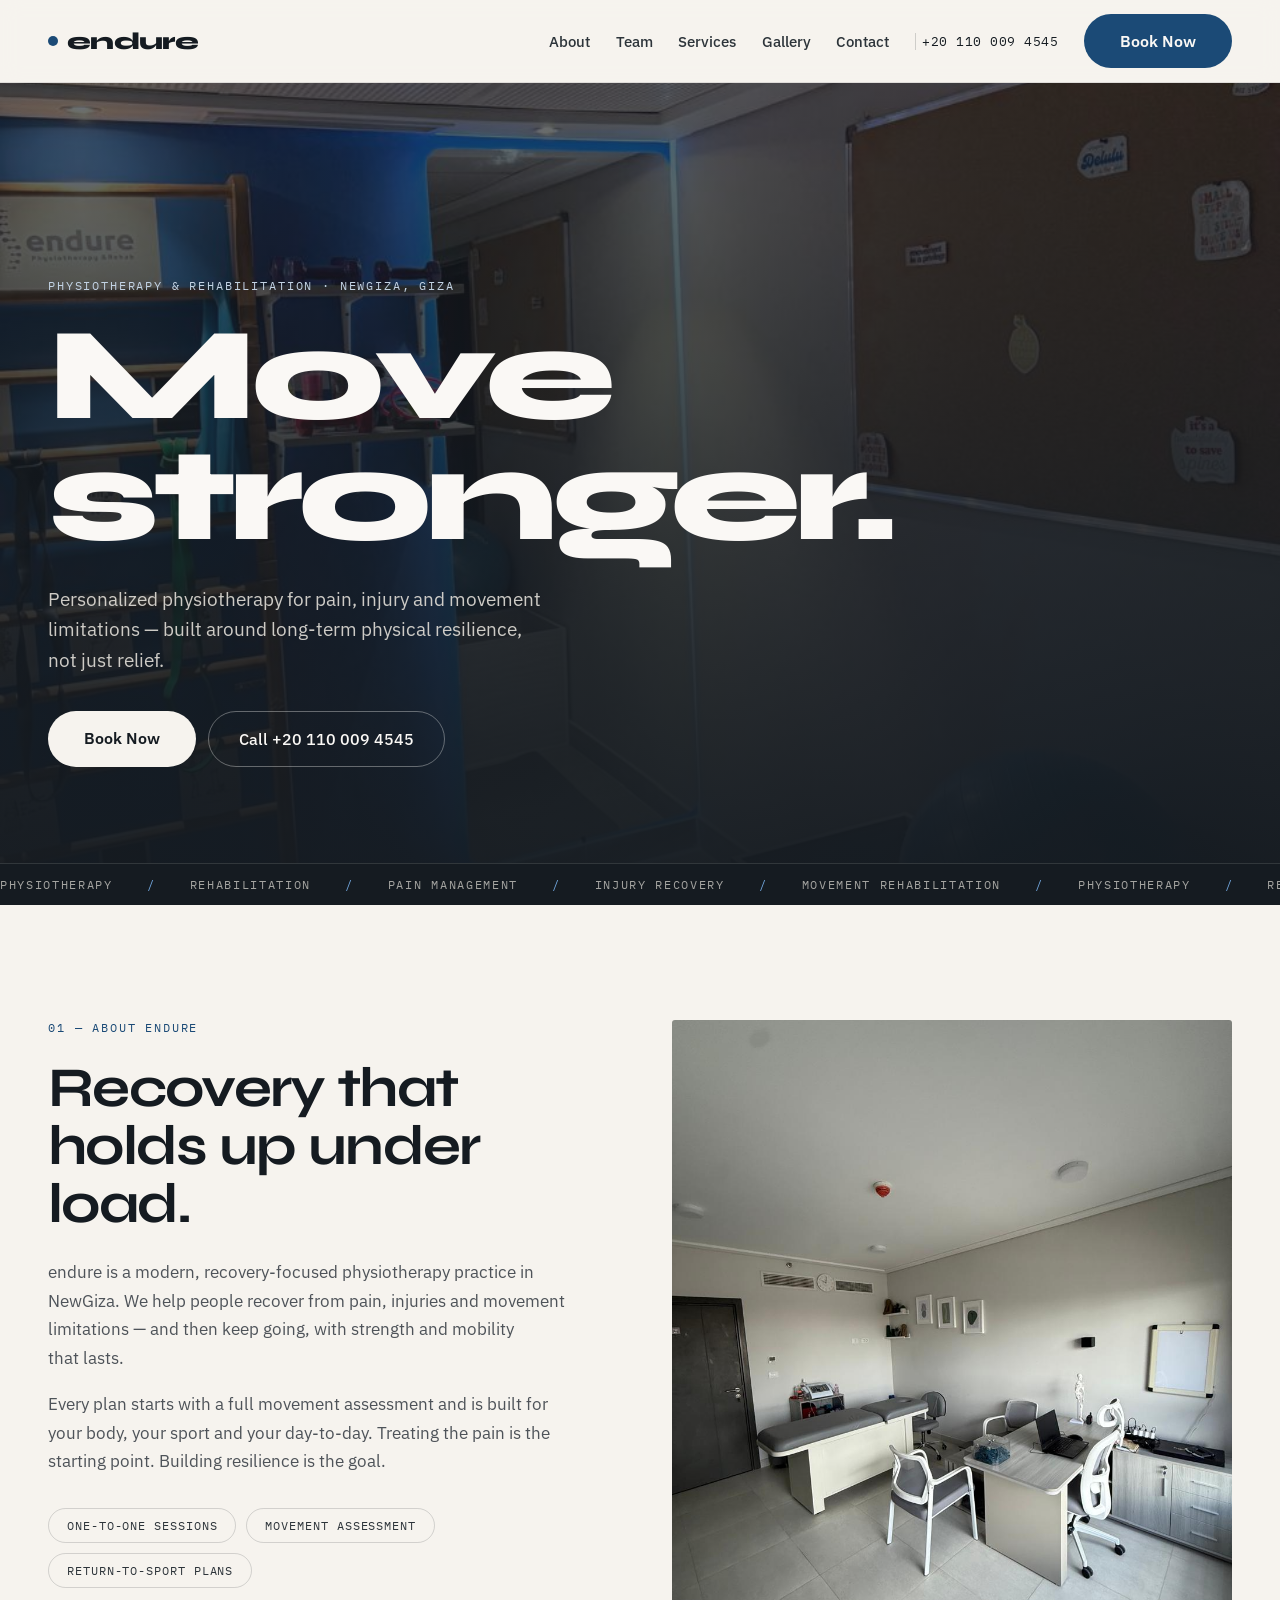
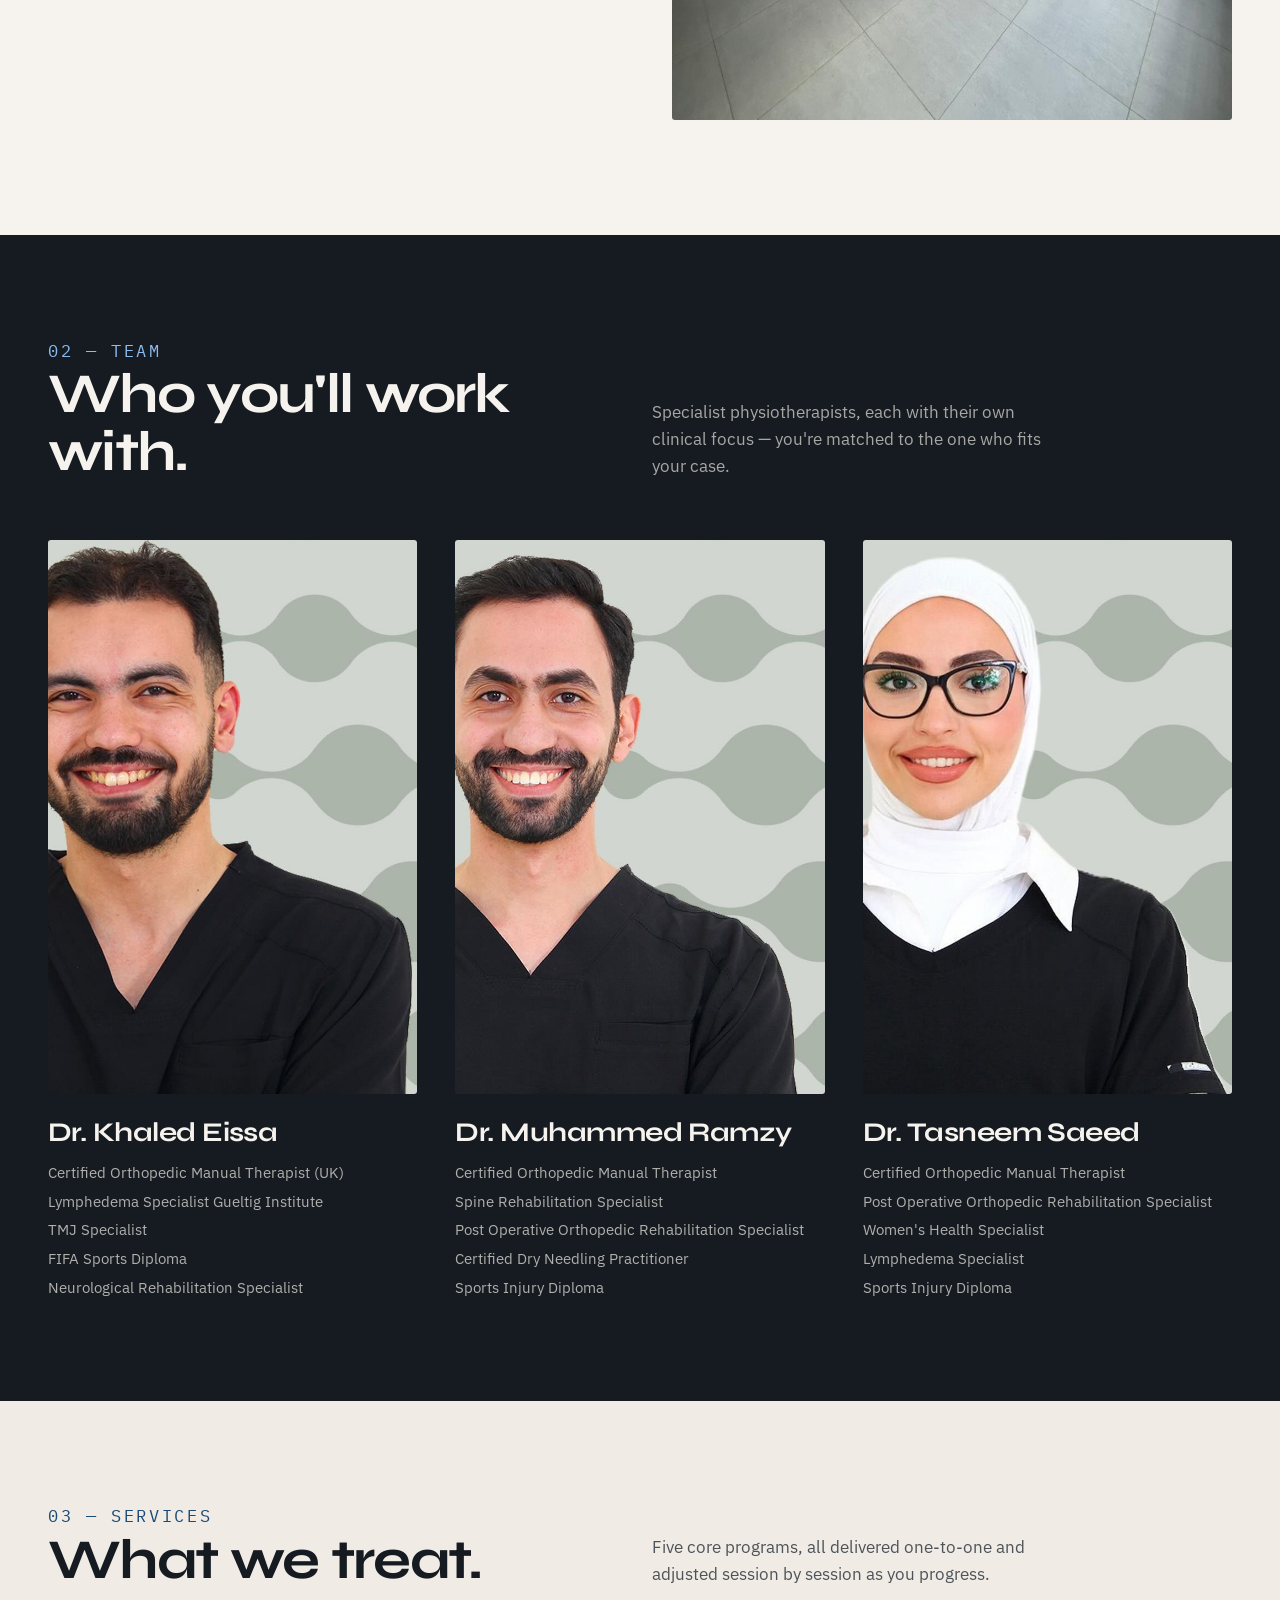
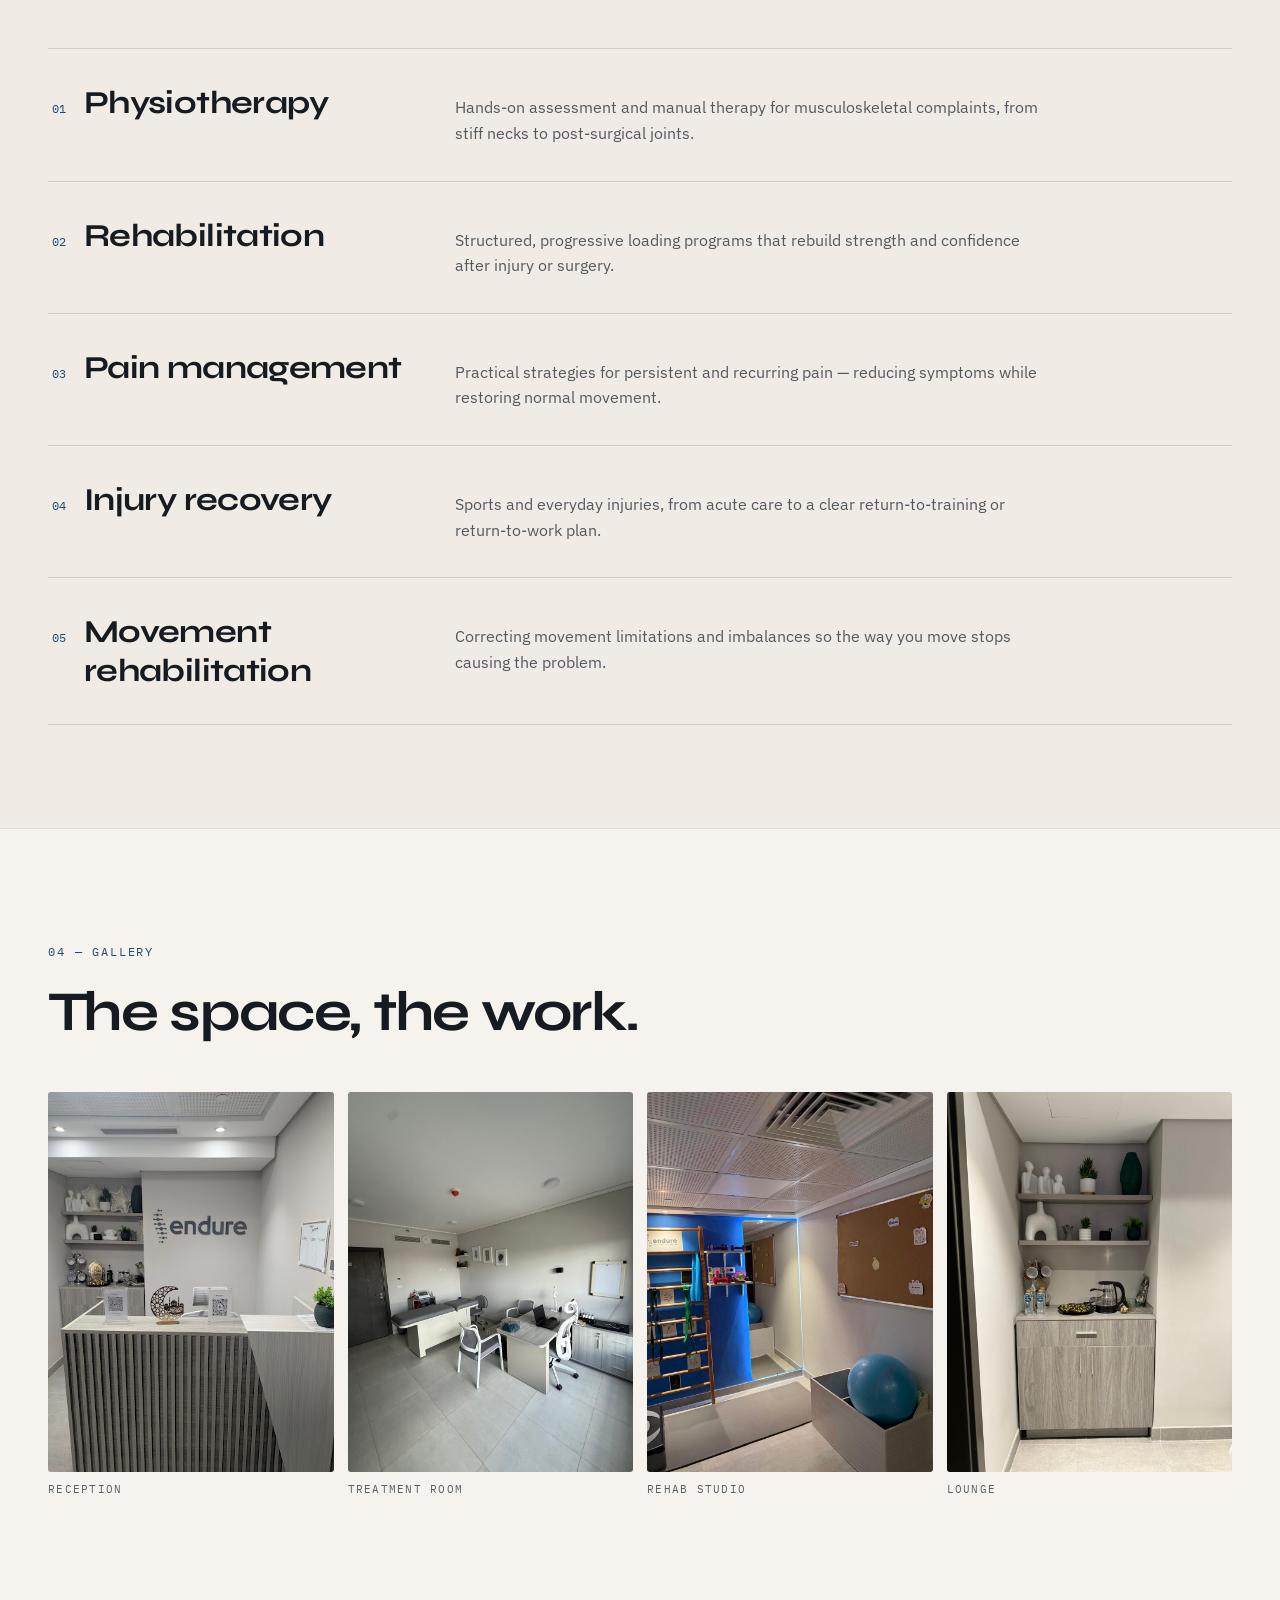
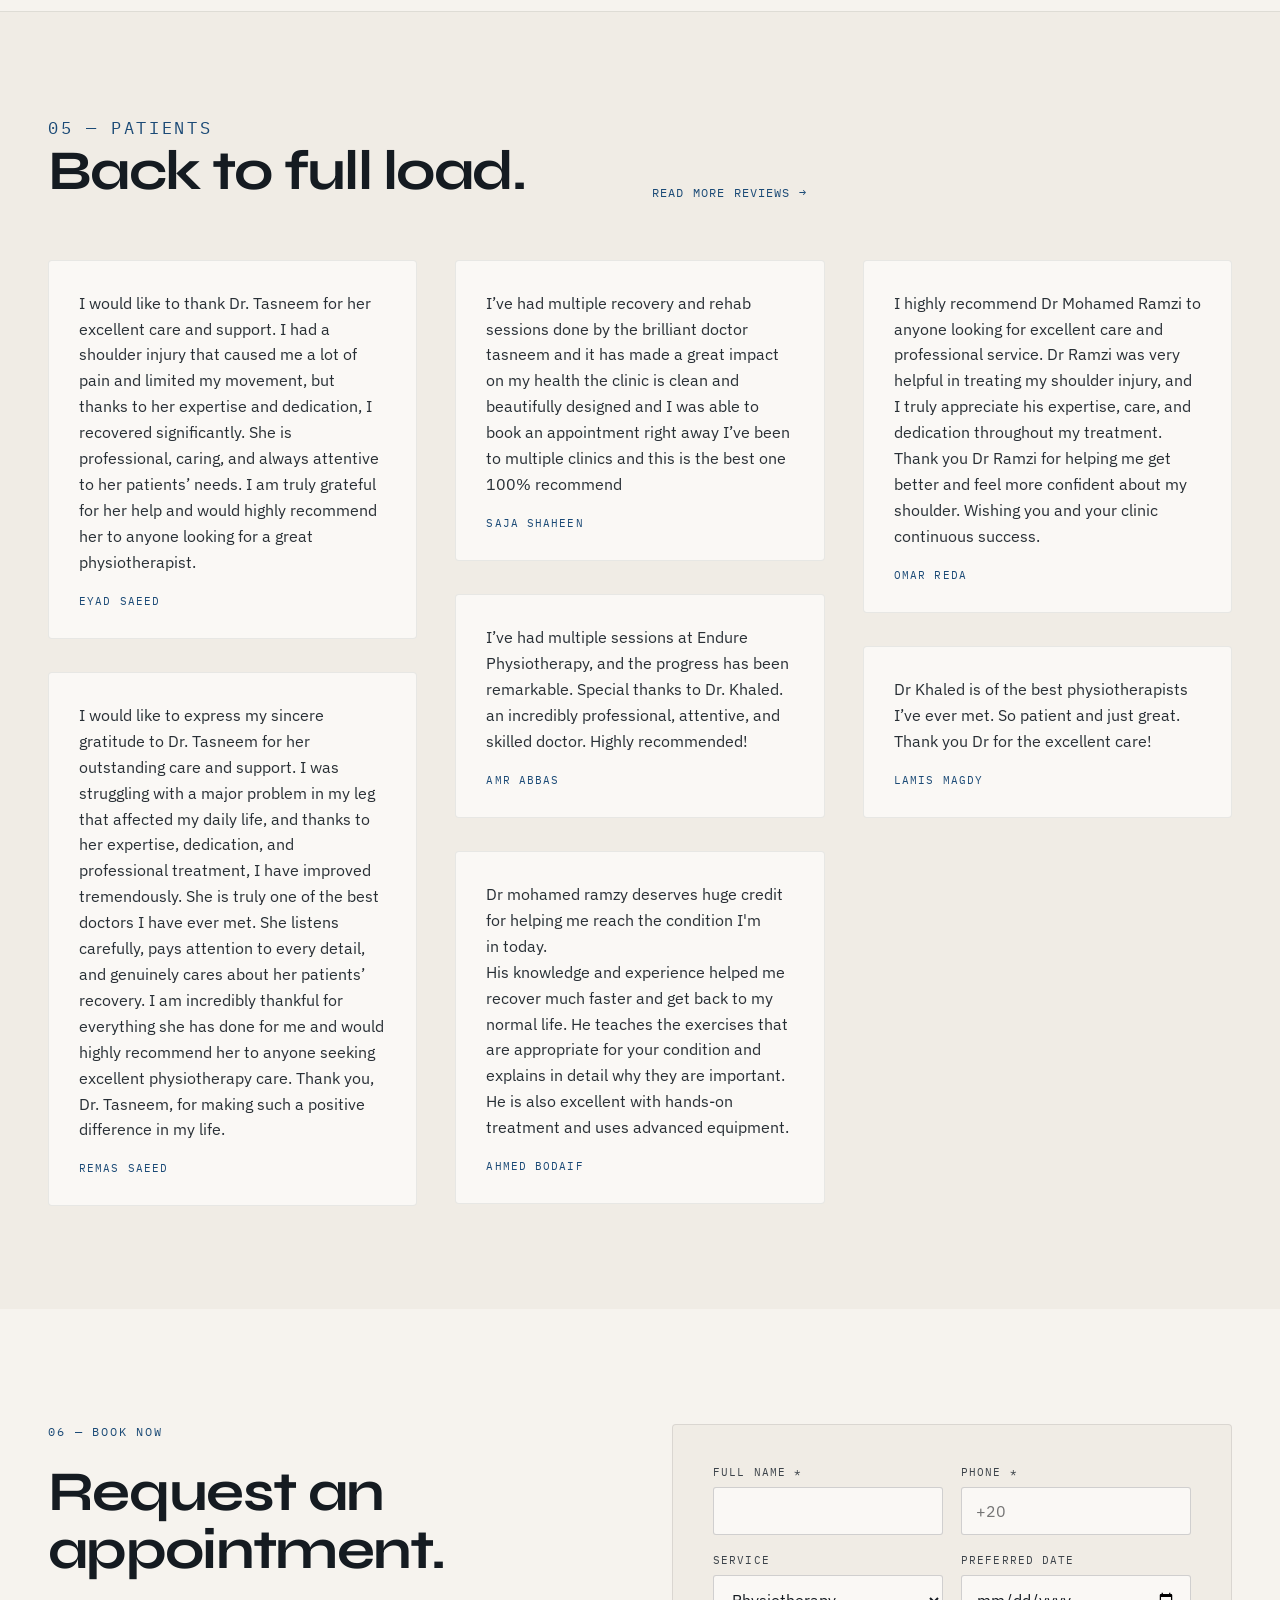
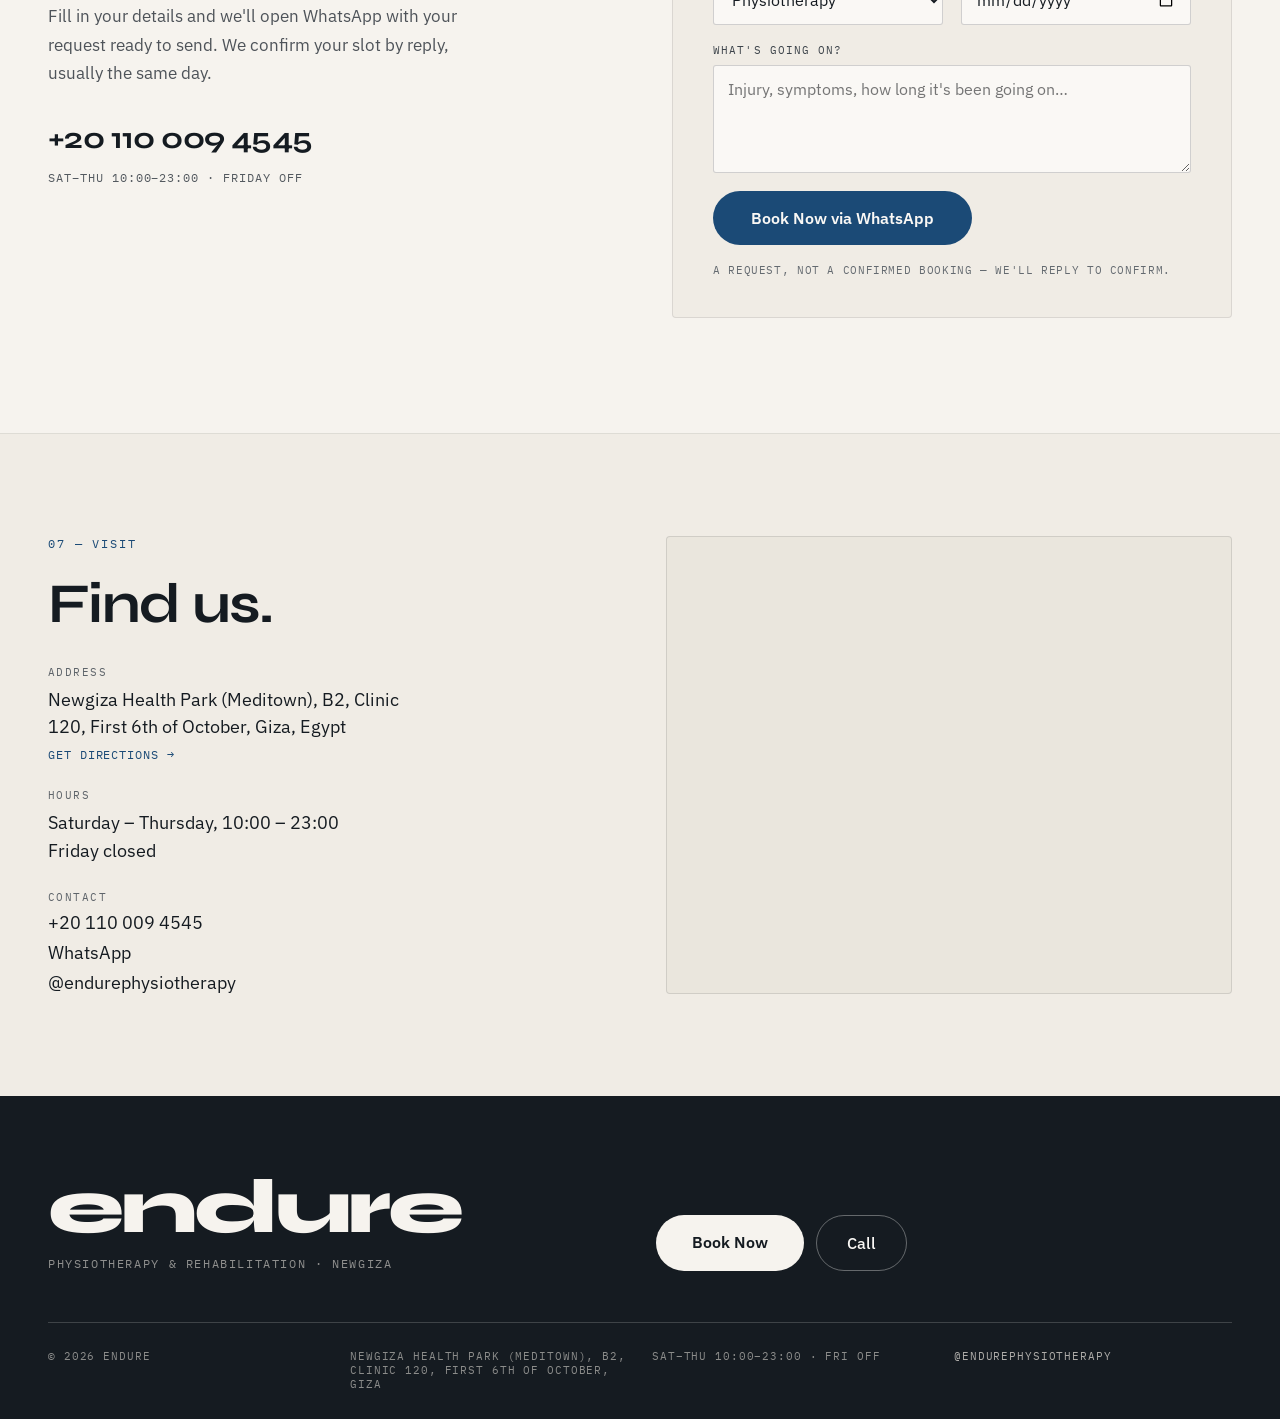
<file: index.html>
<!DOCTYPE html>
<html lang="en">
<head>
<meta charset="utf-8">
<meta name="viewport" content="width=device-width, initial-scale=1">
<title>endure — Physiotherapy &amp; Rehabilitation | Newgiza Health Park (Meditown), B2, Clinic 120, First 6th of October, Giza, Egypt</title>
<meta name="description" content="endure provides personalized physiotherapy and rehabilitation at Newgiza Health Park (Meditown), B2, Clinic 120, First 6th of October, Giza, Egypt. Recover from pain and injury and move stronger. Book now: +20 110 009 4545.">
<link rel="preconnect" href="https://fonts.googleapis.com">
<link rel="preconnect" href="https://fonts.gstatic.com" crossorigin>
<link rel="stylesheet" href="css/styles.css">
</head>
<body>
<div class="page">

  <header class="site-header">
    <div class="wrap header-inner">
      <a href="#home" class="brand"><span class="brand-dot"></span>endure</a>

      <nav class="nav-desktop">
        <a href="#about" class="nav-link">About</a>
        <a href="#team" class="nav-link">Team</a>
        <a href="#services" class="nav-link">Services</a>
        <a href="#gallery" class="nav-link">Gallery</a>
        <a href="#contact" class="nav-link">Contact</a>
        <a href="tel:+201100094545" class="header-phone">+20 110 009 4545</a>
        <a href="#book" class="btn btn-primary">Book Now</a>
      </nav>

      <div class="nav-mobile-trigger">
        <a href="#book" class="btn btn-primary btn-sm">Book Now</a>
        <button type="button" class="nav-toggle" aria-label="Menu" aria-expanded="false" aria-controls="mobile-menu">
          <span></span>
          <span></span>
        </button>
      </div>
    </div>

    <nav id="mobile-menu" class="nav-mobile-panel" hidden>
      <a href="#about">About</a>
      <a href="#team">Team</a>
      <a href="#services">Services</a>
      <a href="#gallery">Gallery</a>
      <a href="#contact">Contact</a>
      <a href="tel:+201100094545">+20 110 009 4545</a>
    </nav>
  </header>

  <section id="home" class="hero">
    <img class="hero-img" src="img/clinic-rehab-studio.jpg" alt="The endure rehabilitation studio in NewGiza">
    <div class="hero-scrim"></div>
    <div class="wrap hero-content">
      <p class="hero-eyebrow">Physiotherapy &amp; rehabilitation · NewGiza, Giza</p>
      <h1 class="hero-title">Move stronger.</h1>
      <p class="hero-lead">Personalized physiotherapy for pain, injury and movement limitations — built around long-term physical resilience, not just relief.</p>
      <div class="hero-actions">
        <a href="#book" class="btn btn-cream">Book Now</a>
        <a href="tel:+201100094545" class="btn btn-outline-light">Call +20 110 009 4545</a>
      </div>
    </div>
  </section>

  <div class="marquee" aria-hidden="true">
    <div class="marquee-track">
      <span>Physiotherapy</span><span class="sep">/</span>
      <span>Rehabilitation</span><span class="sep">/</span>
      <span>Pain management</span><span class="sep">/</span>
      <span>Injury recovery</span><span class="sep">/</span>
      <span>Movement rehabilitation</span><span class="sep">/</span>
      <span>Physiotherapy</span><span class="sep">/</span>
      <span>Rehabilitation</span><span class="sep">/</span>
      <span>Pain management</span><span class="sep">/</span>
      <span>Injury recovery</span><span class="sep">/</span>
      <span>Movement rehabilitation</span><span class="sep">/</span>
    </div>
  </div>

  <section id="about" class="section">
    <div class="wrap two-col">
      <div>
        <p class="eyebrow">01 — About endure</p>
        <h2 class="section-title">Recovery that holds up under load.</h2>
        <div class="about-copy">
          <p>endure is a modern, recovery-focused physiotherapy practice in NewGiza. We help people recover from pain, injuries and movement limitations — and then keep going, with strength and mobility that lasts.</p>
          <p>Every plan starts with a full movement assessment and is built for your body, your sport and your day-to-day. Treating the pain is the starting point. Building resilience is the goal.</p>
        </div>
        <div class="tag-row">
          <span class="tag">One-to-one sessions</span>
          <span class="tag">Movement assessment</span>
          <span class="tag">Return-to-sport plans</span>
        </div>
      </div>
      <img class="about-photo" src="img/clinic-treatment-room.jpg" alt="Treatment room at endure, NewGiza Health Park" loading="lazy">
    </div>
  </section>

  <section id="team" class="section--tight section--dark">
    <div class="wrap">
      <div class="section-head">
        <div>
          <p class="eyebrow eyebrow--on-dark">02 — Team</p>
          <h2 class="section-title">Who you'll work with.</h2>
        </div>
        <p class="on-dark">Specialist physiotherapists, each with their own clinical focus — you're matched to the one who fits your case.</p>
      </div>

      <div class="team-grid">
        <article class="team-card team-card--khaled">
          <div class="team-photo"></div>
          <h3>Dr. Khaled Eissa</h3>
          <ul>
            <li>Certified Orthopedic Manual Therapist (UK)</li>
            <li>Lymphedema Specialist Gueltig Institute</li>
            <li>TMJ Specialist</li>
            <li>FIFA Sports Diploma</li>
            <li>Neurological Rehabilitation Specialist</li>
          </ul>
        </article>
        <article class="team-card team-card--ramzy">
          <div class="team-photo"></div>
          <h3>Dr. Muhammed Ramzy</h3>
          <ul>
            <li>Certified Orthopedic Manual Therapist</li>
            <li>Spine Rehabilitation Specialist</li>
            <li>Post Operative Orthopedic Rehabilitation Specialist</li>
            <li>Certified Dry Needling Practitioner</li>
            <li>Sports Injury Diploma</li>
          </ul>
        </article>
        <article class="team-card team-card--tasneem">
          <div class="team-photo"></div>
          <h3>Dr. Tasneem Saeed</h3>
          <ul>
            <li>Certified Orthopedic Manual Therapist</li>
            <li>Post Operative Orthopedic Rehabilitation Specialist</li>
            <li>Women's Health Specialist</li>
            <li>Lymphedema Specialist</li>
            <li>Sports Injury Diploma</li>
          </ul>
        </article>
      </div>
    </div>
  </section>

  <section id="services" class="section--tight section--soft">
    <div class="wrap">
      <div class="section-head">
        <div>
          <p class="eyebrow">03 — Services</p>
          <h2 class="section-title">What we treat.</h2>
        </div>
        <p class="on-light">Five core programs, all delivered one-to-one and adjusted session by session as you progress.</p>
      </div>

      <div class="service-list">
        <a href="#book" class="service-row">
          <div class="service-row-head">
            <span class="service-num">01</span>
            <h3>Physiotherapy</h3>
          </div>
          <p>Hands-on assessment and manual therapy for musculoskeletal complaints, from stiff necks to post-surgical joints.</p>
        </a>
        <a href="#book" class="service-row">
          <div class="service-row-head">
            <span class="service-num">02</span>
            <h3>Rehabilitation</h3>
          </div>
          <p>Structured, progressive loading programs that rebuild strength and confidence after injury or surgery.</p>
        </a>
        <a href="#book" class="service-row">
          <div class="service-row-head">
            <span class="service-num">03</span>
            <h3>Pain management</h3>
          </div>
          <p>Practical strategies for persistent and recurring pain — reducing symptoms while restoring normal movement.</p>
        </a>
        <a href="#book" class="service-row">
          <div class="service-row-head">
            <span class="service-num">04</span>
            <h3>Injury recovery</h3>
          </div>
          <p>Sports and everyday injuries, from acute care to a clear return-to-training or return-to-work plan.</p>
        </a>
        <a href="#book" class="service-row">
          <div class="service-row-head">
            <span class="service-num">05</span>
            <h3>Movement rehabilitation</h3>
          </div>
          <p>Correcting movement limitations and imbalances so the way you move stops causing the problem.</p>
        </a>
      </div>
    </div>
  </section>

  <section id="gallery" class="section">
    <div class="wrap">
      <p class="eyebrow">04 — Gallery</p>
      <h2 class="section-title" style="margin-bottom: clamp(32px, 4vw, 56px);">The space, the work.</h2>
      <div class="gallery-grid">
        <figure>
          <img src="img/clinic-reception.jpg" alt="Reception at endure Physiotherapy &amp; Rehab" loading="lazy">
          <figcaption>Reception</figcaption>
        </figure>
        <figure>
          <img src="img/clinic-treatment-room.jpg" alt="Treatment room with therapy bed at endure" loading="lazy" style="object-position: 50% 60%;">
          <figcaption>Treatment room</figcaption>
        </figure>
        <figure>
          <img src="img/clinic-rehab-studio.jpg" alt="Rehabilitation studio with stall bars and mirror at endure" loading="lazy" style="object-position: 40% 60%;">
          <figcaption>Rehab studio</figcaption>
        </figure>
        <figure>
          <img src="img/clinic-lounge.jpg" alt="Patient lounge corner at endure" loading="lazy" style="object-position: 50% 40%;">
          <figcaption>Lounge</figcaption>
        </figure>
      </div>
    </div>
  </section>

  <section class="section--tight section--soft-top" aria-label="Testimonials">
    <div class="wrap">
      <div class="section-head">
        <div>
          <p class="eyebrow">05 — Patients</p>
          <h2 class="section-title">Back to full load.</h2>
        </div>
        <a href="https://www.google.com/maps/search/?api=1&amp;query=endure+Physiotherapy+Newgiza+Health+Park+Meditown" target="_blank" rel="noopener" class="testimonial-link">Read more reviews →</a>
      </div>

      <div class="testimonial-columns">
        <figure class="testimonial">
          <blockquote>I would like to thank Dr. Tasneem for her excellent care and support. I had a shoulder injury that caused me a lot of pain and limited my movement, but thanks to her expertise and dedication, I recovered significantly. She is professional, caring, and always attentive to her patients’ needs. I am truly grateful for her help and would highly recommend her to anyone looking for a great physiotherapist.</blockquote>
          <figcaption>Eyad Saeed</figcaption>
        </figure>
        <figure class="testimonial">
          <blockquote>I would like to express my sincere gratitude to Dr. Tasneem for her outstanding care and support. I was struggling with a major problem in my leg that affected my daily life, and thanks to her expertise, dedication, and professional treatment, I have improved tremendously. She is truly one of the best doctors I have ever met. She listens carefully, pays attention to every detail, and genuinely cares about her patients’ recovery. I am incredibly thankful for everything she has done for me and would highly recommend her to anyone seeking excellent physiotherapy care. Thank you, Dr. Tasneem, for making such a positive difference in my life.</blockquote>
          <figcaption>Remas Saeed</figcaption>
        </figure>
        <figure class="testimonial">
          <blockquote>I’ve had multiple recovery and rehab sessions done by the brilliant doctor tasneem and it has made a great impact on my health the clinic is clean and beautifully designed and I was able to book an appointment right away I’ve been to multiple clinics and this is the best one 100% recommend</blockquote>
          <figcaption>Saja Shaheen</figcaption>
        </figure>
        <figure class="testimonial">
          <blockquote>I’ve had multiple sessions at Endure Physiotherapy, and the progress has been remarkable. Special thanks to Dr. Khaled. an incredibly professional, attentive, and skilled doctor. Highly recommended!</blockquote>
          <figcaption>Amr Abbas</figcaption>
        </figure>
        <figure class="testimonial">
          <blockquote>Dr mohamed ramzy deserves huge credit for helping me reach the condition I'm in today.<br>His knowledge and experience helped me recover much faster and get back to my normal life. He teaches the exercises that are appropriate for your condition and explains in detail why they are important. He is also excellent with hands-on treatment and uses advanced equipment.</blockquote>
          <figcaption>Ahmed bodaif</figcaption>
        </figure>
        <figure class="testimonial">
          <blockquote>I highly recommend Dr Mohamed Ramzi to anyone looking for excellent care and professional service. Dr Ramzi was very helpful in treating my shoulder injury, and I truly appreciate his expertise, care, and dedication throughout my treatment. Thank you Dr Ramzi for helping me get better and feel more confident about my shoulder. Wishing you and your clinic continuous success.</blockquote>
          <figcaption>Omar Reda</figcaption>
        </figure>
        <figure class="testimonial">
          <blockquote>Dr Khaled is of the best physiotherapists I’ve ever met. So patient and just great. Thank you Dr for the excellent care!</blockquote>
          <figcaption>Lamis Magdy</figcaption>
        </figure>
      </div>
    </div>
  </section>

  <section id="book" class="section">
    <div class="wrap two-col">
      <div class="booking-info">
        <p class="eyebrow">06 — Book now</p>
        <h2 class="section-title">Request an appointment.</h2>
        <p class="booking-lead">Fill in your details and we'll open WhatsApp with your request ready to send. We confirm your slot by reply, usually the same day.</p>
        <div class="booking-contact">
          <a href="tel:+201100094545" class="booking-phone">+20 110 009 4545</a>
          <p class="booking-hours">Sat–Thu 10:00–23:00 · Friday off</p>
        </div>
      </div>

      <div class="booking-card">
        <div id="booking-form-wrap">
          <form id="booking-form" class="booking-form">
            <label>Full name *
              <input name="name" type="text" required autocomplete="name">
            </label>
            <label>Phone *
              <input name="phone" type="tel" required autocomplete="tel" placeholder="+20">
            </label>
            <label>Service
              <select name="service">
                <option>Physiotherapy</option>
                <option>Rehabilitation</option>
                <option>Pain management</option>
                <option>Injury recovery</option>
                <option>Movement rehabilitation</option>
                <option>Not sure yet</option>
              </select>
            </label>
            <label>Preferred date
              <input name="date" type="date">
            </label>
            <label class="full">What's going on?
              <textarea name="notes" rows="4" placeholder="Injury, symptoms, how long it's been going on…"></textarea>
            </label>
            <button type="submit" class="booking-submit">Book Now via WhatsApp</button>
            <p class="booking-disclaimer">A request, not a confirmed booking — we'll reply to confirm.</p>
          </form>
        </div>
        <div id="booking-success" class="booking-success" hidden>
          <span class="booking-success-icon">✓</span>
          <h3>WhatsApp is open.</h3>
          <p id="booking-success-text">Send the message that's waiting in WhatsApp and we'll reply to confirm your slot.</p>
          <a id="booking-success-link" href="https://wa.me/201100094545" target="_blank" rel="noopener" class="btn-success">Open WhatsApp again</a>
          <button type="button" id="booking-reset" class="btn-reset">Start a new request</button>
        </div>
      </div>
    </div>
  </section>

  <section id="contact" class="section--tight section--soft-top">
    <div class="wrap contact-grid">
      <div class="contact-info">
        <p class="eyebrow">07 — Visit</p>
        <h2 class="section-title" style="margin-bottom: 32px;">Find us.</h2>
        <div class="contact-blocks">
          <div class="contact-block">
            <span class="contact-label">Address</span>
            <p>Newgiza Health Park (Meditown), B2, Clinic 120, First 6th of October, Giza, Egypt</p>
            <a href="https://www.google.com/maps/search/?api=1&amp;query=Newgiza+Health+Park+Meditown+B2+Clinic+120+First+6th+of+October+Giza+Egypt" target="_blank" rel="noopener" class="contact-directions">Get directions →</a>
          </div>
          <div class="contact-block">
            <span class="contact-label">Hours</span>
            <p>Saturday – Thursday, 10:00 – 23:00<br>Friday closed</p>
          </div>
          <div class="contact-block">
            <span class="contact-label">Contact</span>
            <a href="tel:+201100094545" class="contact-link">+20 110 009 4545</a>
            <a href="https://wa.me/201100094545" target="_blank" rel="noopener" class="contact-link">WhatsApp</a>
            <a href="https://instagram.com/endurephysiotherapy" target="_blank" rel="noopener" class="contact-link">@endurephysiotherapy</a>
          </div>
        </div>
      </div>
      <div class="map-embed">
        <iframe title="Map — endure at Newgiza Health Park (Meditown), B2, Clinic 120" src="https://www.google.com/maps?q=Endure+Physiotherapy+%26+Rehabilitation,Giza&amp;output=embed" allowfullscreen loading="lazy" referrerpolicy="no-referrer-when-downgrade"></iframe>
      </div>
    </div>
  </section>

  <footer class="site-footer">
    <div class="wrap">
      <div class="footer-top">
        <div>
          <p class="footer-wordmark">endure</p>
          <p class="footer-tagline">Physiotherapy &amp; rehabilitation · NewGiza</p>
        </div>
        <div class="footer-actions">
          <a href="#book" class="btn btn-cream">Book Now</a>
          <a href="tel:+201100094545" class="btn btn-outline-light">Call</a>
        </div>
      </div>
      <div class="footer-meta">
        <span>© 2026 endure</span>
        <span>Newgiza Health Park (Meditown), B2, Clinic 120, First 6th of October, Giza</span>
        <span>Sat–Thu 10:00–23:00 · Fri off</span>
        <a href="https://instagram.com/endurephysiotherapy" target="_blank" rel="noopener">@endurephysiotherapy</a>
      </div>
    </div>
  </footer>

</div>
<script src="js/main.js"></script>
</body>
</html>
</file>
<file: css/styles.css>
/* endure — physiotherapy & rehabilitation. base styles */

@import url('https://fonts.googleapis.com/css2?family=Syne:wght@600;700;800&family=IBM+Plex+Sans:wght@400;500;600&family=IBM+Plex+Mono:wght@400;500&display=swap');

* { box-sizing: border-box; }

html { scroll-behavior: smooth; -webkit-text-size-adjust: 100%; }

body {
  margin: 0;
  background: oklch(0.965 0.008 85);
  color: oklch(0.22 0.015 250);
  font-family: "IBM Plex Sans", system-ui, sans-serif;
}

a { color: oklch(0.40 0.09 250); text-decoration: none; }
a:hover { color: oklch(0.30 0.07 250); }

input, select, textarea, button { font: inherit; color: inherit; }

:focus-visible { outline: 2px solid oklch(0.40 0.09 250); outline-offset: 3px; }

img { max-width: 100%; }

.page { width: 100%; overflow-x: hidden; background: oklch(0.965 0.008 85); }

.wrap { max-width: 1320px; margin: 0 auto; padding-left: clamp(16px, 4vw, 48px); padding-right: clamp(16px, 4vw, 48px); }

.eyebrow {
  margin: 0 0 24px;
  font-family: 'IBM Plex Mono', monospace;
  font-size: 11.5px;
  letter-spacing: 0.16em;
  text-transform: uppercase;
  color: oklch(0.40 0.09 250);
}

.eyebrow--on-dark { color: oklch(0.78 0.09 250); }

.section-title {
  margin: 0;
  font-family: Syne, sans-serif;
  font-weight: 700;
  font-size: clamp(30px, 4.4vw, 56px);
  line-height: 1.03;
  letter-spacing: -0.03em;
  text-wrap: pretty;
}

.btn {
  display: inline-block;
  border-radius: 100px;
  font-weight: 600;
  text-decoration: none;
  cursor: pointer;
  border: none;
  text-align: center;
}

.btn-primary {
  background: oklch(0.40 0.09 250);
  color: oklch(0.98 0.005 85);
  padding: 17px 36px;
  font-size: 16px;
}
.btn-primary:hover { background: oklch(0.30 0.07 250); color: oklch(0.98 0.005 85); }

.btn-cream {
  background: oklch(0.965 0.008 85);
  color: oklch(0.22 0.015 250);
  padding: 17px 36px;
  font-size: 16px;
}
.btn-cream:hover { background: oklch(0.88 0.03 250); color: oklch(0.22 0.015 250); }

.btn-outline-light {
  border: 1px solid oklch(0.98 0.005 85 / 0.35);
  color: oklch(0.98 0.005 85);
  padding: 17px 30px;
  font-size: 16px;
  font-weight: 500;
  background: transparent;
}
.btn-outline-light:hover { border-color: oklch(0.98 0.005 85); color: oklch(0.98 0.005 85); }

/* ---------- Header ---------- */

.site-header {
  position: sticky;
  top: 0;
  z-index: 60;
  background: oklch(0.965 0.008 85 / 0.92);
  backdrop-filter: blur(10px);
  border-bottom: 1px solid oklch(0.22 0.015 250 / 0.10);
}

.header-inner {
  display: flex;
  align-items: center;
  justify-content: space-between;
  gap: 20px;
  padding-top: 14px;
  padding-bottom: 14px;
}

.brand {
  font-family: Syne, sans-serif;
  font-weight: 800;
  font-size: 24px;
  letter-spacing: -0.03em;
  color: oklch(0.22 0.015 250);
  text-decoration: none;
  display: flex;
  align-items: center;
  gap: 9px;
}

.brand-dot {
  width: 10px;
  height: 10px;
  border-radius: 50%;
  background: oklch(0.40 0.09 250);
  display: inline-block;
}

.nav-desktop {
  display: none;
  align-items: center;
  gap: clamp(16px, 2vw, 30px);
}

.nav-link {
  font-size: 14.5px;
  font-weight: 500;
  color: oklch(0.32 0.015 250);
  text-decoration: none;
}
.nav-link:hover { color: oklch(0.40 0.09 250); }

.header-phone {
  display: none;
  font-family: 'IBM Plex Mono', monospace;
  font-size: 13px;
  letter-spacing: 0.04em;
  color: oklch(0.22 0.015 250);
  text-decoration: none;
  padding-left: 6px;
  border-left: 1px solid oklch(0.22 0.015 250 / 0.18);
}
.header-phone:hover { color: oklch(0.40 0.09 250); }

.nav-mobile-trigger { display: flex; align-items: center; gap: 10px; }

.btn-sm { padding: 11px 20px; font-size: 14px; }

.nav-toggle {
  width: 44px;
  height: 44px;
  border: 1px solid oklch(0.22 0.015 250 / 0.18);
  background: transparent;
  border-radius: 100px;
  display: flex;
  flex-direction: column;
  align-items: center;
  justify-content: center;
  gap: 4px;
  cursor: pointer;
}

.nav-toggle span {
  width: 17px;
  height: 1.5px;
  background: oklch(0.22 0.015 250);
  display: block;
}

.nav-mobile-panel {
  display: flex;
  flex-direction: column;
  padding: 6px clamp(16px, 4vw, 48px) 20px;
  border-top: 1px solid oklch(0.22 0.015 250 / 0.08);
}

.nav-mobile-panel[hidden] { display: none; }

.nav-mobile-panel a {
  padding: 14px 0;
  font-family: Syne, sans-serif;
  font-weight: 700;
  font-size: 21px;
  color: oklch(0.22 0.015 250);
  text-decoration: none;
  border-bottom: 1px solid oklch(0.22 0.015 250 / 0.07);
}

.nav-mobile-panel a:last-child {
  font-family: 'IBM Plex Mono', monospace;
  font-size: 14px;
  letter-spacing: 0.06em;
  color: oklch(0.40 0.09 250);
  border-bottom: none;
}

@media (min-width: 1020px) {
  .nav-desktop { display: flex; }
  .nav-mobile-trigger, .nav-mobile-panel { display: none !important; }
}

@media (min-width: 1200px) {
  .header-phone { display: inline-block; }
}

/* ---------- Hero ---------- */

.hero {
  position: relative;
  min-height: min(88vh, 780px);
  background: oklch(0.22 0.015 250);
  display: flex;
  align-items: flex-end;
  overflow: hidden;
}

.hero-img {
  position: absolute;
  inset: 0;
  width: 100%;
  height: 100%;
  object-fit: cover;
  object-position: 22% 55%;
}

.hero-scrim {
  position: absolute;
  inset: 0;
  background: linear-gradient(180deg, oklch(0.22 0.015 250 / 0.62) 0%, oklch(0.22 0.015 250 / 0.86) 58%, oklch(0.22 0.015 250 / 0.97) 100%);
}

.hero-content {
  position: relative;
  z-index: 2;
  width: 100%;
  padding-top: clamp(56px, 9vw, 96px);
  padding-bottom: clamp(56px, 9vw, 96px);
}

.hero-eyebrow {
  margin: 0 0 22px;
  font-family: 'IBM Plex Mono', monospace;
  font-size: 11.5px;
  letter-spacing: 0.16em;
  text-transform: uppercase;
  color: oklch(0.86 0.03 250);
}

.hero-title {
  margin: 0;
  font-family: Syne, sans-serif;
  font-weight: 800;
  font-size: clamp(46px, 11vw, 132px);
  line-height: 0.92;
  letter-spacing: -0.045em;
  color: oklch(0.98 0.005 85);
  max-width: 15ch;
}

.hero-lead {
  margin: 26px 0 0;
  max-width: 46ch;
  font-size: clamp(16px, 1.7vw, 19px);
  line-height: 1.6;
  color: oklch(0.90 0.01 85 / 0.9);
  text-wrap: pretty;
}

.hero-actions { display: flex; flex-wrap: wrap; gap: 12px; margin-top: 36px; }

/* ---------- Marquee ---------- */

.marquee {
  background: oklch(0.22 0.015 250);
  border-top: 1px solid oklch(0.98 0.005 85 / 0.12);
  overflow: hidden;
  padding: 13px 0;
}

.marquee-track {
  display: flex;
  width: max-content;
  animation: endureMarquee 34s linear infinite;
  font-family: 'IBM Plex Mono', monospace;
  font-size: 12px;
  letter-spacing: 0.14em;
  text-transform: uppercase;
  color: oklch(0.90 0.01 85 / 0.7);
}

.marquee-track span { padding-right: 34px; }
.marquee-track span.sep { color: oklch(0.72 0.10 250); }

@keyframes endureMarquee { from { transform: translateX(0); } to { transform: translateX(-50%); } }

@media (prefers-reduced-motion: reduce) {
  .marquee-track { animation: none; }
}

/* ---------- Generic section rhythm ---------- */

.section { padding-top: clamp(64px, 9vw, 132px); padding-bottom: clamp(64px, 9vw, 132px); }
.section--tight { padding-top: clamp(56px, 8vw, 116px); padding-bottom: clamp(56px, 8vw, 116px); }
.section--soft { background: oklch(0.945 0.010 84); border-bottom: 1px solid oklch(0.22 0.015 250 / 0.08); }
.section--soft-top { background: oklch(0.945 0.010 84); border-top: 1px solid oklch(0.22 0.015 250 / 0.08); }
.section--dark { background: oklch(0.22 0.015 250); color: oklch(0.965 0.008 85); }

.two-col {
  display: grid;
  grid-template-columns: repeat(auto-fit, minmax(320px, 1fr));
  gap: clamp(36px, 5vw, 72px);
  align-items: start;
}

.section-head {
  display: grid;
  grid-template-columns: repeat(auto-fit, minmax(300px, 1fr));
  gap: 24px;
  align-items: end;
  margin-bottom: clamp(36px, 5vw, 60px);
}

.section-head p { margin: 0; max-width: 42ch; font-size: 16.5px; line-height: 1.65; text-wrap: pretty; }
.section-head p.on-light { color: oklch(0.44 0.012 250); }
.section-head p.on-dark { color: oklch(0.90 0.01 85 / 0.72); }

/* ---------- About ---------- */

.about-copy p {
  margin: 0 0 18px;
  max-width: 52ch;
  font-size: 17px;
  line-height: 1.68;
  color: oklch(0.44 0.012 250);
  text-wrap: pretty;
}
.about-copy p:first-of-type { margin-top: 26px; }

.tag-row { display: flex; flex-wrap: wrap; gap: 10px; margin-top: 32px; }

.tag {
  border: 1px solid oklch(0.22 0.015 250 / 0.16);
  border-radius: 100px;
  padding: 9px 18px;
  font-family: 'IBM Plex Mono', monospace;
  font-size: 11.5px;
  letter-spacing: 0.08em;
  text-transform: uppercase;
  color: oklch(0.32 0.015 250);
}

.about-photo {
  width: 100%;
  aspect-ratio: 4 / 5;
  object-fit: cover;
  object-position: 50% 60%;
  border-radius: 3px;
  display: block;
}

/* ---------- Team ---------- */

.team-grid {
  display: grid;
  grid-template-columns: repeat(auto-fit, minmax(280px, 1fr));
  gap: clamp(22px, 3vw, 40px);
}

.team-card { min-width: 0; }

.team-photo {
  width: 100%;
  aspect-ratio: 2 / 3;
  border-radius: 3px;
  background-size: 215% auto;
  background-position: 100% 44%;
  background-color: oklch(0.86 0.015 145);
  background-repeat: no-repeat;
}

.team-card--khaled .team-photo { background-image: url('../img/dr-khaled-eissa.jpg'); }
.team-card--ramzy .team-photo { background-image: url('../img/dr-muhammed-ramzy.jpg'); }
.team-card--tasneem .team-photo { background-image: url('../img/dr-tasneem-saeed.jpg'); }

.team-card h3 {
  margin: 22px 0 0;
  font-family: Syne, sans-serif;
  font-weight: 700;
  font-size: clamp(21px, 2.2vw, 27px);
  letter-spacing: -0.02em;
}

.team-card ul {
  margin: 14px 0 0;
  padding: 0;
  list-style: none;
  display: flex;
  flex-direction: column;
  gap: 7px;
  font-size: 15px;
  line-height: 1.45;
  color: oklch(0.90 0.01 85 / 0.76);
}

/* ---------- Services ---------- */

.service-list { display: flex; flex-direction: column; border-top: 1px solid oklch(0.22 0.015 250 / 0.14); }

.service-row {
  display: grid;
  grid-template-columns: repeat(auto-fit, minmax(260px, 1fr));
  gap: 12px 32px;
  align-items: baseline;
  padding: clamp(22px, 3vw, 34px) 4px;
  border-bottom: 1px solid oklch(0.22 0.015 250 / 0.14);
  text-decoration: none;
  color: oklch(0.22 0.015 250);
}
.service-row:hover { background: oklch(0.98 0.005 85); color: oklch(0.40 0.09 250); }

.service-row-head { display: flex; gap: 18px; align-items: baseline; }

.service-num { font-family: 'IBM Plex Mono', monospace; font-size: 12px; color: oklch(0.40 0.09 250); }

.service-row h3 {
  margin: 0;
  font-family: Syne, sans-serif;
  font-weight: 700;
  font-size: clamp(22px, 2.6vw, 32px);
  letter-spacing: -0.02em;
}

.service-row p {
  margin: 0;
  font-size: 16px;
  line-height: 1.6;
  color: oklch(0.46 0.012 250);
  grid-column: span 2;
  max-width: 60ch;
}

/* ---------- Gallery ---------- */

.gallery-grid {
  display: grid;
  grid-template-columns: repeat(auto-fit, minmax(232px, 1fr));
  gap: 14px;
}

.gallery-grid figure { margin: 0; min-width: 0; }

.gallery-grid img {
  width: 100%;
  aspect-ratio: 3 / 4;
  object-fit: cover;
  border-radius: 3px;
  display: block;
}

.gallery-grid figcaption {
  margin-top: 10px;
  font-family: 'IBM Plex Mono', monospace;
  font-size: 10.5px;
  letter-spacing: 0.12em;
  text-transform: uppercase;
  color: oklch(0.48 0.015 250);
}

/* ---------- Testimonials ---------- */

.testimonial-link {
  font-family: 'IBM Plex Mono', monospace;
  font-size: 11.5px;
  letter-spacing: 0.1em;
  text-transform: uppercase;
  justify-self: start;
}

.testimonial-columns { columns: 330px 3; column-gap: clamp(24px, 3vw, 44px); }

.testimonial {
  margin: 0 0 clamp(22px, 2.6vw, 34px);
  break-inside: avoid;
  background: oklch(0.98 0.005 85);
  border: 1px solid oklch(0.22 0.015 250 / 0.08);
  border-radius: 4px;
  padding: clamp(20px, 2.4vw, 30px);
}

.testimonial blockquote {
  margin: 0;
  font-size: 16px;
  line-height: 1.62;
  color: oklch(0.30 0.015 250);
  text-wrap: pretty;
}

.testimonial figcaption {
  margin-top: 18px;
  font-family: 'IBM Plex Mono', monospace;
  font-size: 11px;
  letter-spacing: 0.1em;
  text-transform: uppercase;
  color: oklch(0.40 0.09 250);
}

/* ---------- Booking ---------- */

.booking-info { min-width: 0; }

.booking-lead { margin: 24px 0 0; max-width: 44ch; font-size: 17px; line-height: 1.68; color: oklch(0.44 0.012 250); text-wrap: pretty; }

.booking-contact { margin-top: 32px; display: flex; flex-direction: column; gap: 14px; }

.booking-phone {
  font-family: Syne, sans-serif;
  font-weight: 700;
  font-size: clamp(22px, 2.6vw, 30px);
  letter-spacing: -0.02em;
  color: oklch(0.22 0.015 250);
  text-decoration: none;
}
.booking-phone:hover { color: oklch(0.40 0.09 250); }

.booking-hours {
  margin: 0;
  font-family: 'IBM Plex Mono', monospace;
  font-size: 12px;
  letter-spacing: 0.08em;
  text-transform: uppercase;
  color: oklch(0.46 0.012 250);
}

.booking-card {
  min-width: 0;
  background: oklch(0.945 0.010 84);
  border: 1px solid oklch(0.22 0.015 250 / 0.10);
  border-radius: 4px;
  padding: clamp(22px, 3.4vw, 40px);
}

.booking-form { display: grid; grid-template-columns: repeat(auto-fit, minmax(190px, 1fr)); gap: 18px; }

.booking-form label {
  display: flex;
  flex-direction: column;
  gap: 8px;
  font-family: 'IBM Plex Mono', monospace;
  font-size: 11px;
  letter-spacing: 0.1em;
  text-transform: uppercase;
  color: oklch(0.38 0.015 250);
}

.booking-form label.full { grid-column: 1 / -1; }

.booking-form input,
.booking-form select,
.booking-form textarea {
  font-family: 'IBM Plex Sans', sans-serif;
  font-size: 16px;
  letter-spacing: 0;
  text-transform: none;
  padding: 13px 14px;
  border: 1px solid oklch(0.22 0.015 250 / 0.18);
  border-radius: 3px;
  background: oklch(0.98 0.005 85);
  color: oklch(0.22 0.015 250);
}

.booking-form textarea { resize: vertical; }

.booking-submit {
  grid-column: 1 / -1;
  justify-self: start;
  background: oklch(0.40 0.09 250);
  color: oklch(0.98 0.005 85);
  border: none;
  padding: 17px 38px;
  border-radius: 100px;
  font-size: 16px;
  font-weight: 600;
  cursor: pointer;
}
.booking-submit:hover { background: oklch(0.30 0.07 250); }

.booking-disclaimer {
  grid-column: 1 / -1;
  margin: 0;
  font-family: 'IBM Plex Mono', monospace;
  font-size: 10.5px;
  letter-spacing: 0.06em;
  color: oklch(0.52 0.012 250);
  text-transform: uppercase;
}

.booking-success { display: flex; flex-direction: column; gap: 16px; padding: 12px 0; }
.booking-success[hidden] { display: none; }

.booking-success-icon {
  width: 38px;
  height: 38px;
  border-radius: 50%;
  background: oklch(0.40 0.09 250);
  color: oklch(0.98 0.005 85);
  display: flex;
  align-items: center;
  justify-content: center;
  font-size: 18px;
}

.booking-success h3 {
  margin: 0;
  font-family: Syne, sans-serif;
  font-weight: 700;
  font-size: clamp(24px, 3vw, 32px);
  letter-spacing: -0.02em;
}

.booking-success p { margin: 0; max-width: 42ch; font-size: 17px; line-height: 1.6; color: oklch(0.44 0.012 250); }

.btn-success {
  align-self: start;
  background: oklch(0.40 0.09 250);
  color: oklch(0.98 0.005 85);
  padding: 14px 30px;
  border-radius: 100px;
  font-size: 15px;
  font-weight: 600;
  text-decoration: none;
}
.btn-success:hover { background: oklch(0.30 0.07 250); color: oklch(0.98 0.005 85); }

.btn-reset {
  align-self: start;
  background: transparent;
  border: 1px solid oklch(0.22 0.015 250 / 0.22);
  padding: 13px 26px;
  border-radius: 100px;
  font-size: 15px;
  font-weight: 500;
  cursor: pointer;
}
.btn-reset:hover { border-color: oklch(0.40 0.09 250); color: oklch(0.40 0.09 250); }

[hidden] { display: none !important; }

/* ---------- Contact ---------- */

.contact-grid {
  display: grid;
  grid-template-columns: repeat(auto-fit, minmax(300px, 1fr));
  gap: clamp(32px, 4vw, 56px);
  align-items: start;
}

.contact-info { min-width: 0; }

.contact-blocks { display: flex; flex-direction: column; gap: 26px; }

.contact-block { display: flex; flex-direction: column; gap: 7px; }

.contact-label {
  font-family: 'IBM Plex Mono', monospace;
  font-size: 10.5px;
  letter-spacing: 0.14em;
  text-transform: uppercase;
  color: oklch(0.50 0.012 250);
}

.contact-block p { margin: 0; font-size: 17.5px; line-height: 1.55; max-width: 32ch; }

.contact-directions {
  font-family: 'IBM Plex Mono', monospace;
  font-size: 11.5px;
  letter-spacing: 0.08em;
  text-transform: uppercase;
}

.contact-block a.contact-link {
  font-size: 17.5px;
  color: oklch(0.22 0.015 250);
}
.contact-block a.contact-link:hover { color: oklch(0.40 0.09 250); }

.map-embed {
  min-width: 0;
  border-radius: 4px;
  overflow: hidden;
  border: 1px solid oklch(0.22 0.015 250 / 0.12);
  background: oklch(0.925 0.012 82);
  min-height: 340px;
  height: 100%;
}

.map-embed iframe { width: 100%; height: 100%; min-height: 340px; border: 0; display: block; }

/* ---------- Footer ---------- */

.site-footer {
  background: oklch(0.22 0.015 250);
  color: oklch(0.965 0.008 85);
  padding-top: clamp(48px, 6vw, 84px);
  padding-bottom: 28px;
}

.footer-top {
  display: grid;
  grid-template-columns: repeat(auto-fit, minmax(440px, 1fr));
  gap: 32px;
  align-items: end;
  padding-bottom: clamp(32px, 4vw, 52px);
  border-bottom: 1px solid oklch(0.98 0.005 85 / 0.18);
}

.footer-wordmark {
  margin: 0;
  font-family: Syne, sans-serif;
  font-weight: 800;
  font-size: clamp(48px, 6vw, 104px);
  line-height: 0.9;
  letter-spacing: -0.045em;
}

.footer-tagline {
  margin: 14px 0 0;
  font-family: 'IBM Plex Mono', monospace;
  font-size: 11.5px;
  letter-spacing: 0.14em;
  text-transform: uppercase;
  color: oklch(0.90 0.01 85 / 0.6);
}

.footer-actions { display: flex; flex-wrap: wrap; gap: 12px; justify-self: start; }

.footer-meta {
  display: grid;
  grid-template-columns: repeat(auto-fit, minmax(220px, 1fr));
  gap: 24px;
  padding-top: 26px;
  font-family: 'IBM Plex Mono', monospace;
  font-size: 11px;
  letter-spacing: 0.08em;
  text-transform: uppercase;
  color: oklch(0.90 0.01 85 / 0.58);
}

.footer-meta a { color: oklch(0.90 0.01 85 / 0.75); }
</file>
